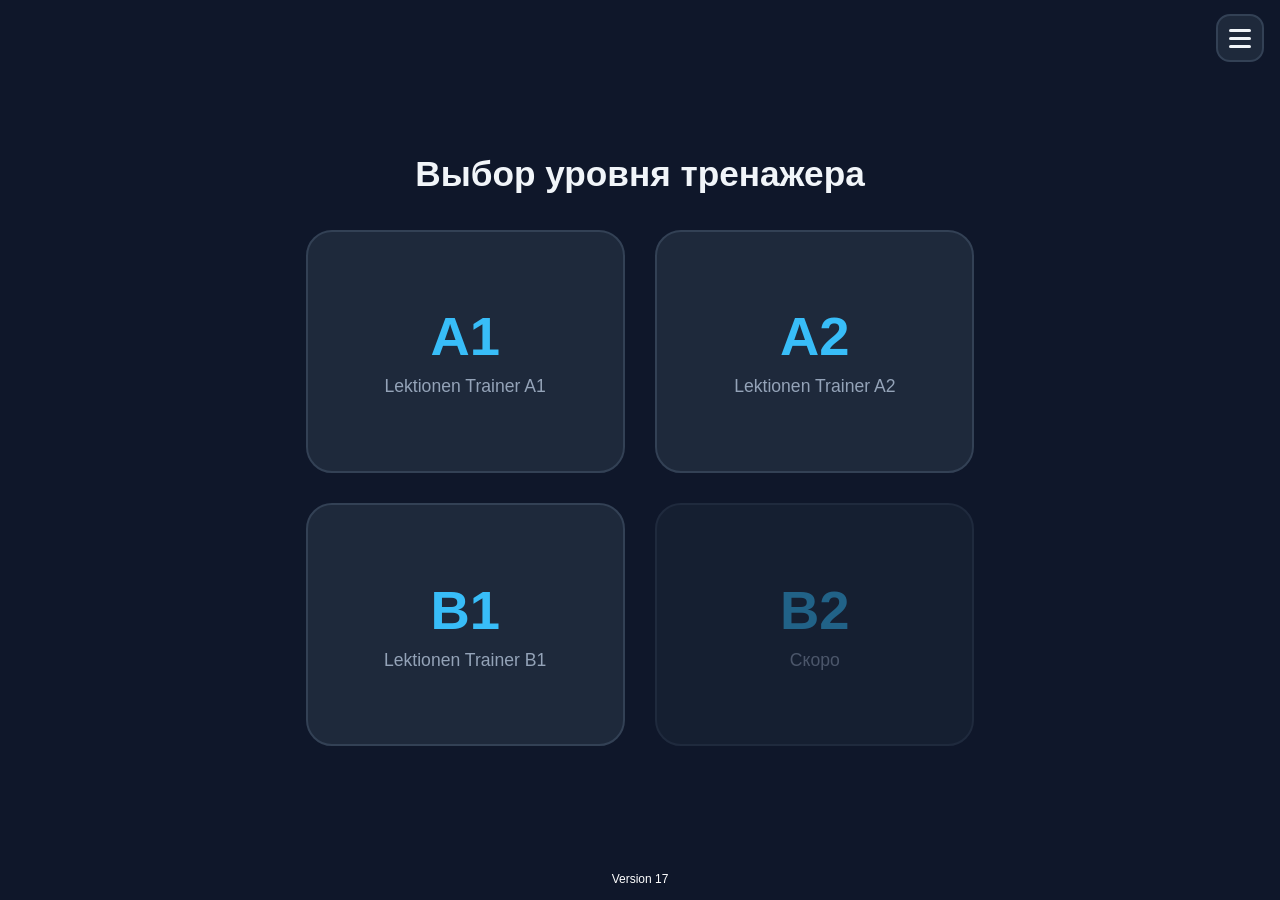
<file: index.html>
<!DOCTYPE html>
<html lang="ru">
<head>
  <meta charset="UTF-8">
  <meta name="viewport" content="width=device-width, initial-scale=1.0, viewport-fit=cover">
  <title>Lektionen Trainer — Выбор уровня</title>
  <link rel="manifest" href="manifest.json">
  <meta name="theme-color" content="#0f172a">
  <link rel="apple-touch-icon" href="icons/icon-192.png">
  <style>
    * { box-sizing: border-box; margin: 0; padding: 0;
        font-family: -apple-system, BlinkMacSystemFont, "Segoe UI", Roboto, Arial, sans-serif; }
    html, body { height: 100%; }
    body { background: #0f172a; color: #f8fafc; }

    /* Телефон: квадратные карточки по центру экрана */
    .selector-container {
      width: 100%; max-width: 560px; height: 100%; margin: 0 auto; text-align: center;
      display: flex; flex-direction: column; justify-content: center;
      padding: calc(env(safe-area-inset-top, 0px) + 24px) 22px calc(env(safe-area-inset-bottom, 0px) + 24px);
    }
    .title { font-size: 1.7rem; font-weight: 600; margin-bottom: 28px; color: #f1f5f9; }
    .grid { display: grid; grid-template-columns: 1fr 1fr; gap: 18px; }
    .option-card { aspect-ratio: 1 / 1; background: #1e293b; border: 2px solid #334155; border-radius: 22px;
                   padding: 16px; transition: all .2s ease; user-select: none;
                   text-decoration: none; display: flex; flex-direction: column;
                   align-items: center; justify-content: center; }
    .option-card:hover, .option-card:active { border-color: #38bdf8; background: #243248;
                         box-shadow: 0 10px 25px -5px rgba(56,189,248,.25); }
    .option-card.soon { opacity: .45; pointer-events: none; }
    .option-title { font-size: 2.6rem; font-weight: 700; color: #38bdf8; margin-bottom: 8px; }
    .option-subtitle { font-size: .95rem; color: #94a3b8; }

    .version {
      position: fixed;
      left: 0;
      right: 0;
      bottom: calc(env(safe-area-inset-bottom, 0px) + 14px);
      text-align: center;
      font-size: .75rem;
      color: #ffffff;
    }

    /* ===== Меню-«бургер» в правом верхнем углу ===== */
    .menu-btn {
      position: fixed;
      top: calc(env(safe-area-inset-top, 0px) + 14px);
      right: 16px;
      width: 48px; height: 48px;
      background: #1e293b; border: 2px solid #334155; border-radius: 14px;
      display: flex; flex-direction: column; align-items: center; justify-content: center; gap: 5px;
      cursor: pointer; z-index: 30; transition: all .2s ease;
    }
    .menu-btn span {
      display: block; width: 22px; height: 3px; border-radius: 2px; background: #f1f5f9;
      transition: transform .2s ease, opacity .2s ease;
    }
    .menu-btn:hover, .menu-btn:active, .menu-btn.open { border-color: #38bdf8; background: #243248; }
    .menu-btn.open span:nth-child(1) { transform: translateY(8px) rotate(45deg); }
    .menu-btn.open span:nth-child(2) { opacity: 0; }
    .menu-btn.open span:nth-child(3) { transform: translateY(-8px) rotate(-45deg); }

    .menu-backdrop { position: fixed; inset: 0; z-index: 20; display: none; }
    .menu-backdrop.open { display: block; }

    .menu-list {
      position: fixed;
      top: calc(env(safe-area-inset-top, 0px) + 70px);
      right: 16px;
      min-width: 240px; max-width: calc(100vw - 32px);
      background: #1e293b; border: 2px solid #334155; border-radius: 18px;
      padding: 8px; z-index: 25;
      box-shadow: 0 20px 40px -10px rgba(0,0,0,.6);
      display: none;
    }
    .menu-list.open { display: block; }
    .menu-item {
      display: flex; align-items: center; gap: 12px;
      padding: 14px 14px; border-radius: 12px;
      color: #f1f5f9; text-decoration: none; font-size: 1.05rem; font-weight: 600;
    }
    .menu-item:hover, .menu-item:active { background: #243248; }
    .menu-item .ico { font-size: 1.3rem; }
    .menu-item small { display: block; font-size: .78rem; font-weight: 400; color: #94a3b8; margin-top: 2px; }

    /* Компьютер и планшет: крупные карточки с большими промежутками, подстраиваются под окно */
    @media (min-width: 701px) {
      body { overflow: hidden; }
      .selector-container { max-width: clamp(560px, 56vw, 900px); padding: 16px 24px; }
      .title { font-size: clamp(1.4rem, 4dvh, 2.2rem); margin-bottom: clamp(16px, 4dvh, 40px); }
      .grid { gap: clamp(16px, 3.4dvh, 32px); }
      .option-card { aspect-ratio: auto; height: clamp(130px, 27dvh, 280px); border-radius: 26px; }
      .option-title { font-size: clamp(2rem, 6.5dvh, 3.4rem); }
      .option-subtitle { font-size: clamp(.9rem, 2.2dvh, 1.1rem); }
      .version { margin-top: clamp(14px, 3dvh, 30px); }
    }
  </style>
</head>
<body>
  <!-- Меню -->
  <button class="menu-btn" id="menu-btn" aria-label="Меню" aria-expanded="false">
    <span></span><span></span><span></span>
  </button>
  <div class="menu-backdrop" id="menu-backdrop"></div>
  <nav class="menu-list" id="menu-list"></nav>

  <div class="selector-container">
    <h1 class="title">Выбор уровня тренажера</h1>
    <div class="grid" id="levels-grid"></div>
    <div class="version">Version 17</div>
  </div>

  <script src="js/levels.js"></script>
  <script>
    // ---------- Пункты меню: чтобы добавить новый, допишите строку ----------
    const MENU_ITEMS = [
      { icon: '🃏', title: 'Карточки по частям речи', sub: 'A1–B1', href: 'cards.html' }
      // { icon: '📊', title: 'Статистика', sub: '', href: 'stats.html' },
    ];

    const menuBtn = document.getElementById('menu-btn');
    const menuList = document.getElementById('menu-list');
    const menuBackdrop = document.getElementById('menu-backdrop');

    menuList.innerHTML = MENU_ITEMS.map(m =>
      `<a class="menu-item" href="${m.href}">
         <span class="ico">${m.icon}</span>
         <span>${m.title}${m.sub ? `<small>${m.sub}</small>` : ''}</span>
       </a>`).join('');

    function setMenu(open) {
      menuBtn.classList.toggle('open', open);
      menuList.classList.toggle('open', open);
      menuBackdrop.classList.toggle('open', open);
      menuBtn.setAttribute('aria-expanded', open ? 'true' : 'false');
    }
    menuBtn.addEventListener('click', () => setMenu(!menuList.classList.contains('open')));
    menuBackdrop.addEventListener('click', () => setMenu(false));
    document.addEventListener('keydown', e => { if (e.key === 'Escape') setMenu(false); });

    // ---------- Уровни ----------
    const grid = document.getElementById('levels-grid');
    Object.entries(window.LEVELS).forEach(([id, lv]) => {
      const a = document.createElement('a');
      a.className = 'option-card' + (lv.soon ? ' soon' : '');
      if (!lv.soon) a.href = `trainer.html?level=${id}`;
      a.innerHTML = `<div class="option-title">${lv.name}</div>
                     <div class="option-subtitle">${lv.soon ? 'Скоро' : 'Lektionen Trainer ' + lv.name}</div>`;
      grid.appendChild(a);
    });

    if ('serviceWorker' in navigator) {
      const hadController = !!navigator.serviceWorker.controller;
      navigator.serviceWorker.register('sw.js');
      navigator.serviceWorker.addEventListener('controllerchange', () => {
        if (hadController && !window.__reloaded) { window.__reloaded = true; location.reload(); }
      });
    }
  </script>
</body>
</html>
</file>
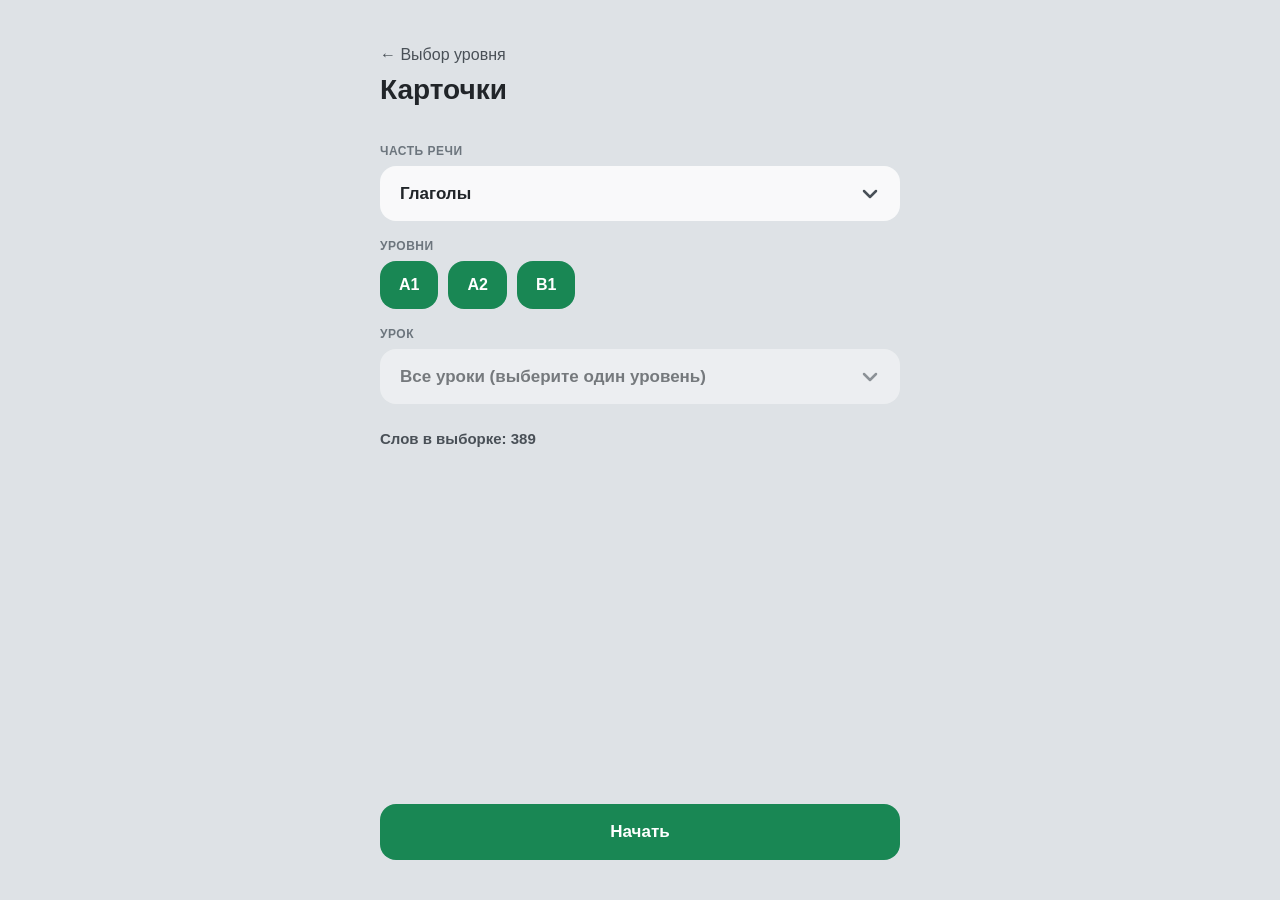
<file: cards.html>
<!DOCTYPE html>
<html lang="ru">
<head>
    <meta charset="UTF-8">
    <meta name="viewport" content="width=device-width, initial-scale=1.0, viewport-fit=cover">
    <title>Карточки · Lektionen Trainer</title>
    <link rel="manifest" href="manifest.json">
    <meta name="theme-color" content="#dee2e6">
    <meta name="mobile-web-app-capable" content="yes">
    <meta name="apple-mobile-web-app-capable" content="yes">
    <link rel="apple-touch-icon" href="icons/icon-192.png">
    <link rel="stylesheet" href="css/cards.css">
</head>
<body>
<div class="app">

    <!-- Экран настроек -->
    <section id="setup" class="screen">
        <a class="back-link" href="index.html">← Выбор уровня</a>
        <h1>Карточки</h1>

        <div class="group-title">Часть речи</div>
        <select class="cat-select" id="cat-select">
            <option value="verb">Глаголы</option>
            <option value="noun">Существительные</option>
            <option value="other">Другие</option>
            <option value="all">Все</option>
        </select>

        <div class="group-title">Уровни</div>
        <div class="chips" id="lvl-chips"></div>

        <div class="group-title">Урок</div>
        <select class="cat-select" id="lesson-select"></select>

        <div class="info" id="setup-info"></div>

        <div class="spacer"></div>
        <button class="main-btn" id="start-btn" disabled>Начать</button>
    </section>

    <!-- Экран карточек -->
    <section id="play" class="screen" hidden>
        <div class="topbar">
            <button class="icon-btn" id="exit-btn" title="Выйти">←</button>
            <div class="counter" id="counter"></div>
            <span class="icon-btn" style="visibility:hidden"></span>
        </div>
        <div class="progress"><div class="progress-bar" id="progress-bar"></div></div>

        <div class="stage">
            <div class="card-wrap" id="card-wrap">
                <div class="card-inner" id="card-inner">
                    <div class="face front">
                        <div class="tag" id="front-tag"></div>
                        <div class="ru" id="front-ru"></div>
                        <div class="sub" id="front-hint"></div>
                    </div>
                    <div class="face back">
                        <div class="tag" id="back-tag"></div>
                        <div class="de" id="back-de"></div>
                        <div class="perfekt" id="back-perfekt"></div>
                        <button class="audio-btn" id="audio-btn" title="Прослушать">🔊</button>
                        <div class="ctx" id="back-ctx">
                            <div class="ctx-de" id="ctx-de"></div>
                            <div class="ctx-ru" id="ctx-ru"></div>
                        </div>
                    </div>
                </div>
            </div>
        </div>
    </section>

    <!-- Экран результата -->
    <section id="done" class="screen" hidden>
        <div class="done-box">
            <div class="done-emoji">🎉</div>
            <h1>Так держать!</h1>
            <div class="info" id="done-info"></div>
        </div>
        <button class="main-btn" id="again-btn">Ещё раз</button>
        <button class="link-btn" id="to-setup-btn">К выбору слов</button>
    </section>

</div>

<script src="js/levels.js"></script>
<script src="js/cards.js"></script>
<script>
if ('serviceWorker' in navigator) navigator.serviceWorker.register('sw.js');
</script>
</body>
</html>
</file>
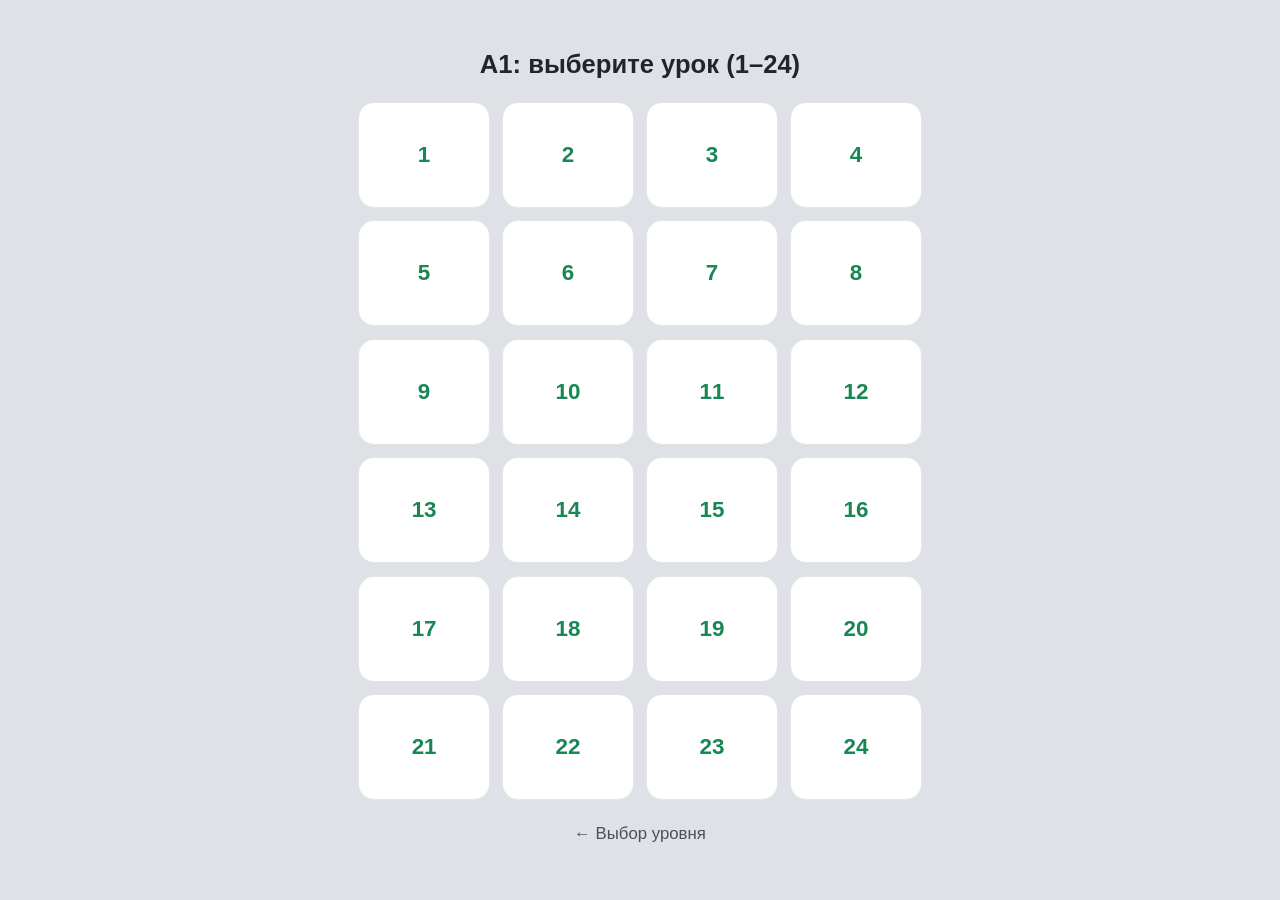
<file: trainer.html>
<!DOCTYPE html>
<html lang="ru">
<head>
    <meta charset="UTF-8">
    <meta name="viewport" content="width=device-width, initial-scale=1.0, viewport-fit=cover">
    <title>Lektionen Trainer</title>
    <link rel="manifest" href="manifest.json">
    <meta name="theme-color" content="#dee2e6">
    <meta name="mobile-web-app-capable" content="yes">
    <meta name="apple-mobile-web-app-capable" content="yes">
    <link rel="apple-touch-icon" href="icons/icon-192.png">
    <link rel="stylesheet" href="css/trainer.css">
</head>
<body>

<!-- Экран выбора уроков (появляется, если в URL нет параметра lektion) -->
<div id="lesson-selector-overlay">
    <div class="inner-selector-box">
        <h2 id="selector-title"></h2>
        <div class="lessons-grid-24" id="lessonsGridContainer"></div>
        <a class="back-link" href="index.html">← Выбор уровня</a>
    </div>
</div>

<div class="main-container">
    <div class="lesson-box" id="lesson-box">
        <a class="back-link" href="index.html">← Уровень <span id="level-badge"></span></a>
        <select class="lesson-select" id="lesson-select" onchange="changeLesson()"></select>
    </div>

    <div class="mode-switcher" id="mode-switcher-box">
        <button class="mode-btn active" id="btn-learn" onclick="setMode('learn')">Заучивание</button>
        <button class="mode-btn" id="btn-test" onclick="setMode('test')">Проверка</button>
        <button class="mode-btn" id="btn-list" onclick="setMode('list')">Список слов</button>
    </div>

    <div class="empty-screen" id="empty-screen">
        Слова еще не внесены ❌
    </div>

    <div class="card-content" id="card-block">
        <div class="stars-container" id="stars-block">0 ★</div>
        
        <div id="card-main-content">
            <div class="counter" id="word-counter">Слово 0 из 0</div>
            <div class="word-title" id="russian-word">Загрузка...</div>
            <div class="hint-text" id="word-hint"></div>
            
            <div id="learn-block" style="display: none;">
                <div class="learn-answer" id="learn-answer-text"></div>
                <button class="context-trigger" id="context-btn" onclick="toggleContext()" style="display: none;">Контекст ▼</button>
                <div class="context-block" id="context-display">
                    <div class="context-de" id="context-text-de"></div>
                    <div class="context-ru" id="context-text-ru"></div>
                </div>
            </div>

            <div id="test-block" style="display: none;">
                <div class="input-group">
                    <label id="label-input-1">Перевод на немецкий</label>
                    <input type="text" id="german-input-1" placeholder="Введите перевод" autocomplete="off">
                </div>
                <div class="input-group" id="perfekt-group" style="display: none;">
                    <label>Форма Perfekt</label>
                    <input type="text" id="german-input-2" placeholder="Форма Perfekt" autocomplete="off">
                </div>
            </div>

            <div class="feedback" id="feedback-msg"></div>

            <div class="buttons-group">
                <button class="main-btn" id="action-btn" onclick="handleAction()">Проверить</button>
                <button class="secondary-btn" id="prev-btn" onclick="prevWord()">Предыдущее слово</button>
            </div>
        </div>

        <div id="card-results-content" class="results-block" style="display: none;">
            <div class="results-title">Тренировка окончена!</div>
            <div class="results-stars" id="results-stars-value">0 ★</div>
            <div class="results-text" id="results-feedback-text">Отличный результат!</div>
            <button class="main-btn" onclick="restartTestSession()">Повторить проверку</button>
        </div>
    </div>

    <div class="word-list-container" id="list-block" style="display: none;">
        <div class="filter-switcher" id="filter-switcher-box">
            <button class="filter-btn active" id="filter-all" onclick="setFilter('all')">Все</button>
            <button class="filter-btn" id="filter-verb" onclick="setFilter('verb')">Глаголы</button>
            <button class="filter-btn" id="filter-noun" onclick="setFilter('noun')">Существ.</button>
            <button class="filter-btn" id="filter-other" onclick="setFilter('other')">Другие</button>
        </div>

        <table class="word-table">
            <thead>
                <tr>
                    <th class="col-num">№</th>
                    <th class="col-de">Немецкий</th>
                    <th>Русский</th>
                </tr>
            </thead>
            <tbody id="words-table-body">
            </tbody>
        </table>
    </div>

    <div class="error-screen" id="error-screen">
        Ошибка! Не найден объект базы данных <code>dictionary</code> в файле данных уровня (папка data).
    </div>
</div>

<script src="js/levels.js"></script>
<script src="js/trainer.js"></script>
</body>
</html>
</file>
<file: css/cards.css>
* { box-sizing: border-box; -webkit-tap-highlight-color: transparent; }
[hidden] { display: none !important; }

html, body { height: 100%; margin: 0; }
body {
    font-family: -apple-system, BlinkMacSystemFont, "Segoe UI", Roboto, Helvetica, Arial, sans-serif;
    background: #dee2e6;
    color: #212529;
    -webkit-font-smoothing: antialiased;
    overflow: hidden;
}
.app {
    height: 100%;
    max-width: 560px;
    margin: 0 auto;
    padding: calc(env(safe-area-inset-top, 0px) + 20px) 20px calc(env(safe-area-inset-bottom, 0px) + 20px);
}
.screen { height: 100%; display: flex; flex-direction: column; }
.spacer { flex: 1; }

h1 { font-size: 28px; margin: 4px 0 20px; }
.back-link { color: #495057; text-decoration: none; font-size: 16px; padding: 6px 0; display: inline-block; }
.back-link:hover { color: #198754; }

.group-title {
    font-size: 12px; font-weight: 700; text-transform: uppercase;
    letter-spacing: .5px; color: #6c757d; margin: 18px 0 8px;
}
.chips { display: flex; flex-wrap: wrap; gap: 10px; }
.chip {
    border: 1.5px solid transparent; background: rgba(255,255,255,.7);
    padding: 14px 18px; border-radius: 16px; font: inherit; font-size: 16px;
    font-weight: 700; color: #495057; cursor: pointer;
}
.chip.active { background: #198754; color: #fff; }

.check { display: flex; align-items: center; gap: 12px; margin-top: 24px; font-size: 16px; font-weight: 600; cursor: pointer; }
.check input { width: 22px; height: 22px; accent-color: #198754; }

.info { margin-top: 20px; font-size: 15px; font-weight: 600; color: #495057; line-height: 1.5; }

button { font-family: inherit; }
.main-btn {
    background: #198754; color: #fff; border: none; border-radius: 16px;
    padding: 18px; font-size: 17px; font-weight: 700; width: 100%; cursor: pointer;
}
.main-btn:disabled { background: #9bc9b3; cursor: default; }
.main-btn:active:not(:disabled) { transform: scale(.99); }
.link-btn {
    background: none; border: none; color: #6c757d; font-size: 14px;
    padding: 16px; margin-top: 4px; cursor: pointer; text-decoration: underline;
}

/* ===== Карточки ===== */
.topbar { display: flex; align-items: center; justify-content: space-between; }
.icon-btn {
    width: 44px; height: 44px; border-radius: 50%; border: none;
    background: rgba(255,255,255,.7); font-size: 22px; color: #495057; cursor: pointer;
}
.counter { font-size: 14px; font-weight: 700; color: #495057; text-transform: uppercase; letter-spacing: .5px; }
.progress { height: 6px; background: rgba(0,0,0,.08); border-radius: 99px; margin: 14px 0 6px; overflow: hidden; }
.progress-bar { height: 100%; width: 0; background: #198754; transition: width .3s ease; }

.stage { flex: 1; min-height: 0; display: flex; align-items: center; justify-content: center; padding: 10px 0; }
.card-wrap {
    position: relative; width: 100%; height: min(100%, 460px);
    perspective: 1200px; touch-action: pan-y; user-select: none; -webkit-user-select: none;
    cursor: grab; will-change: transform;
}
.card-inner {
    position: absolute; inset: 0; transform-style: preserve-3d;
    transition: transform .45s cubic-bezier(.3,.7,.3,1);
}
.card-inner.flipped { transform: rotateY(180deg); }

.face {
    position: absolute; inset: 0; border-radius: 28px; padding: 28px 22px;
    backface-visibility: hidden; -webkit-backface-visibility: hidden;
    display: flex; flex-direction: column; align-items: center; justify-content: center;
    text-align: center; box-shadow: 0 12px 30px rgba(0,0,0,.08); overflow-y: auto;
}
.front { background: #fff; }
.back { background: #f1faf5; transform: rotateY(180deg); }

.tag {
    position: absolute; top: 18px; left: 0; right: 0; font-size: 12px; font-weight: 700;
    text-transform: uppercase; letter-spacing: .6px; color: #adb5bd;
}
.ru { font-size: clamp(28px, 8vw, 38px); font-weight: 700; line-height: 1.25; word-break: break-word; }
.sub { margin-top: 10px; font-size: 16px; color: #6c757d; font-weight: 600; }
.sub:empty { display: none; }
.tap-note { position: absolute; bottom: 18px; left: 0; right: 0; font-size: 13px; color: #adb5bd; font-weight: 600; }

.de { font-size: clamp(26px, 7.5vw, 34px); font-weight: 700; line-height: 1.25; word-break: break-word; }
.perfekt { margin-top: 6px; font-size: 20px; font-weight: 700; color: #198754; }
.perfekt:empty { display: none; }
.audio-btn {
    margin-top: 10px; background: rgba(0,0,0,.05); border: none; border-radius: 50%;
    width: 48px; height: 48px; font-size: 22px; cursor: pointer;
}
.ctx { margin-top: 18px; text-align: left; width: 100%; background: #fff; border-left: 4px solid #0d6efd; border-radius: 10px; padding: 12px 14px; }
.ctx-de { font-weight: 700; font-size: 15px; }
.ctx-ru { color: #6c757d; font-style: italic; font-size: 14px; margin-top: 2px; }

.stamp {
    position: absolute; top: 28px; padding: 6px 14px; border: 3px solid; border-radius: 10px;
    font-size: 22px; font-weight: 800; letter-spacing: 1px; opacity: 0; pointer-events: none; z-index: 5;
}
.stamp-know { left: 22px; color: #198754; transform: rotate(-12deg); }
.stamp-no { right: 22px; color: #dc3545; transform: rotate(12deg); }

.swipe-hint { text-align: center; font-size: 13px; color: #868e96; font-weight: 600; margin-bottom: 10px; }
.actions { display: flex; gap: 12px; }
.act { flex: 1; border: none; border-radius: 16px; padding: 18px 10px; font-size: 17px; font-weight: 700; cursor: pointer; }
.act-no { background: #fff; color: #dc3545; }
.act-know { background: #198754; color: #fff; }
.act:active { transform: scale(.98); }

/* ===== Результат ===== */
.done-box { flex: 1; display: flex; flex-direction: column; align-items: center; justify-content: center; text-align: center; }
.done-emoji { font-size: 64px; }
.done-box h1 { margin-bottom: 8px; }

@media (min-width: 701px) {
    .app { padding-top: 40px; padding-bottom: 40px; }
}

/* Выпадающий список части речи (стиль как в тренажёре) */
.cat-select {
    width: 100%;
    padding: 18px 52px 18px 20px;
    border-radius: 16px;
    border: none;
    background: rgba(255, 255, 255, 0.8);
    font-size: 17px;
    font-weight: 700;
    font-family: inherit;
    color: #212529;
    outline: none;
    cursor: pointer;
    appearance: none;
    -webkit-appearance: none;
    background-image: url("data:image/svg+xml;utf8,<svg xmlns='http://www.w3.org/2000/svg' width='24' height='24' viewBox='0 0 24 24' fill='none' stroke='%23495057' stroke-width='2.5' stroke-linecap='round' stroke-linejoin='round'><polyline points='6 9 12 15 18 9'></polyline></svg>");
    background-repeat: no-repeat;
    background-position: right 18px center;
}

/* Без кнопок внизу карточка выше */
.card-wrap { height: min(100%, 620px); }
.stage { padding: 14px 0 6px; }
/* Фикс свайпов: браузер не должен перехватывать жесты на карточке */
.card-wrap,
.card-wrap * {
    touch-action: none;
}
.face {
    overflow: hidden;
}
.card-wrap img,
.card-wrap * {
    -webkit-user-drag: none;
    -webkit-touch-callout: none;
}
/* Выпадающий список урока: когда недоступен */
.cat-select:disabled { opacity: .55; cursor: default; }
.cat-select { text-overflow: ellipsis; white-space: nowrap; overflow: hidden; }
#lesson-select { margin-bottom: 4px; }
</file>
<file: css/trainer.css>
/* Стили для экрана выбора уроков (Overlay) */
        #lesson-selector-overlay {
            position: fixed;
            top: 0;
            left: 0;
            width: 100%;
            height: 100%;
            background-color: #dee2e6;
            z-index: 99999;
            display: flex;
            align-items: center;
            justify-content: center;
            padding: 20px;
            box-sizing: border-box;
        }
        .inner-selector-box {
            width: 100%;
            max-width: 440px;
            text-align: center;
        }
        .inner-selector-box h2 {
            font-size: 1.5rem;
            margin-bottom: 24px;
            color: #212529;
            font-family: -apple-system, BlinkMacSystemFont, "Segoe UI", Roboto, Helvetica, Arial, sans-serif;
        }
        .lessons-grid-24 {
            display: grid;
            grid-template-columns: repeat(4, 1fr);
            gap: 10px;
        }
        .lesson-btn-item {
            background: #ffffff;
            border: 1px solid rgba(0,0,0,0.1);
            border-radius: 12px;
            padding: 16px 5px;
            cursor: pointer;
            transition: all 0.2s ease;
            color: #198754;
            font-size: 1.2rem;
            font-weight: 700;
            text-decoration: none;
            display: block;
            font-family: -apple-system, BlinkMacSystemFont, "Segoe UI", Roboto, Helvetica, Arial, sans-serif;
        }
        .lesson-btn-item:hover {
            background: #198754;
            color: white;
            transform: translateY(-2px);
        }

        /* Основные стили тренажера */
     body {
            font-family: -apple-system, BlinkMacSystemFont, "Segoe UI", Roboto, Helvetica, Arial, sans-serif;
            background-color: #dee2e6;
            display: flex;
            flex-direction: column;
            justify-content: center; /* Центрирует карточку по вертикали */
            align-items: center;
            min-height: 100vh;
            margin: 0;
            padding: 20px; /* Уменьшаем отступы по краям экрана */
            box-sizing: border-box;
            color: #212529;
            -webkit-font-smoothing: antialiased;
        }
        
        .main-container {
            width: 100%;
            max-width: 1000px;
            background: rgba(255, 255, 255, 0.5);
            backdrop-filter: blur(20px);
            -webkit-backdrop-filter: blur(20px);
            border-radius: 32px;
            padding: 24px;
            box-sizing: border-box;
            box-shadow: 0 15px 35px rgba(0, 0, 0, 0.05);
            border: 1px solid rgba(255, 255, 255, 0.6);
            display: flex;
            flex-direction: column;
        }

        .lesson-box {
            margin-bottom: 16px;
            width: 100%;
        }
        .lesson-select {
            width: 100%;
            padding: 12px 16px;
            border-radius: 16px;
            border: none;
            background: rgba(255, 255, 255, 0.6);
            font-size: 15px;
            color: #212529;
            cursor: pointer;
            outline: none;
            font-family: inherit;
            font-weight: 700;
            appearance: none;
            -webkit-appearance: none;
            background-image: url("data:image/svg+xml;utf8,<svg xmlns='http://www.w3.org/2000/svg' width='24' height='24' viewBox='0 0 24 24' fill='none' stroke='%23495057' stroke-width='2.5' stroke-linecap='round' stroke-linejoin='round'><polyline points='6 9 12 15 18 9'></polyline></svg>");
            background-repeat: no-repeat;
            background-position: right 16px center;
        }

        .mode-switcher {
            display: flex;
            background: rgba(0, 0, 0, 0.04);
            padding: 4px;
            border-radius: 16px;
            gap: 2px;
            margin-bottom: 24px;
        }
        .mode-btn {
            flex: 1;
            background: transparent;
            border: none;
            padding: 10px 12px;
            font-size: 14px;
            font-weight: 700;
            cursor: pointer;
            border-radius: 12px;
            transition: all 0.15s ease;
            color: #495057;
            text-align: center;
            white-space: nowrap;
        }
        .mode-btn:hover {
            color: #212529;
        }
        .mode-btn.active {
            background: #ffffff;
            color: #212529;
            box-shadow: 0 4px 10px rgba(0, 0, 0, 0.04);
        }
        
        .card-content {
            text-align: center;
            position: relative;
        }
        
        .stars-container {
            position: absolute;
            top: -4px;
            right: 4px;
            font-size: 14px;
            font-weight: 700;
            color: #f59e0b; 
            display: none; 
        }
        
        .counter {
            font-size: 13px;
            color: #6c757d;
            font-weight: 700;
            text-transform: uppercase;
            margin-bottom: 16px;
            letter-spacing: 0.5px;
        }
        
        .word-title {
            font-size: 30px;
            font-weight: 700;
            color: #212529;
            margin-bottom: 6px;
            line-height: 1.25;
        }
        
        .hint-text {
            font-size: 15px;
            color: #495057;
            margin-bottom: 16px;
            font-weight: 600;
        }

        .blur-hint {
            filter: blur(5px);
            user-select: none;
            cursor: pointer;
            transition: filter 0.25s ease;
            display: inline-block;
            background: rgba(0, 0, 0, 0.06);
            padding: 2px 8px;
            border-radius: 6px;
        }
        .blur-hint:hover, .blur-hint.revealed {
            filter: blur(0px);
            user-select: text;
            background: rgba(25, 135, 84, 0.1);
        }
        
        .input-group {
            margin-bottom: 16px;
            text-align: left;
        }
        .input-group label {
            display: block;
            font-size: 12px;
            color: #495057;
            margin-bottom: 6px;
            font-weight: 700;
            text-transform: uppercase;
            letter-spacing: 0.5px;
        }
        input[type="text"] {
            width: 100%;
            padding: 14px 16px;
            font-size: 16px;
            font-family: inherit;
            font-weight: 600;
            border: 1.5px solid #ced4da;
            border-radius: 14px;
            box-sizing: border-box;
            outline: none;
            transition: all 0.15s ease;
            background: #ffffff;
            color: #212529;
        }
        input[type="text"]:focus {
            border-color: #198754;
            box-shadow: 0 0 0 4px rgba(25, 135, 84, 0.1);
        }
        
        .buttons-group {
            display: flex;
            flex-direction: column;
            gap: 10px;
            margin-top: 12px;
        }
        
        button.main-btn, button.secondary-btn {
            background: #198754;
            color: white;
            border: none;
            padding: 14px 28px;
            font-size: 16px;
            font-family: inherit;
            border-radius: 16px;
            cursor: pointer;
            width: 100%;
            font-weight: 700;
            transition: background 0.15s ease;
        }
        button.main-btn:hover, button.secondary-btn:hover {
            background: #157347;
        }
        button.main-btn:active, button.secondary-btn:active {
            transform: scale(0.99);
        }
        
        .audio-btn {
            background: transparent;
            border: none;
            font-size: 22px;
            cursor: pointer;
            padding: 4px 10px;
            margin-left: 6px;
            vertical-align: middle;
            border-radius: 50%;
            transition: background 0.1s ease, transform 0.1s ease;
            display: inline-flex;
            align-items: center;
            justify-content: center;
            color: #495057;
        }
        .audio-btn:hover {
            background: rgba(0, 0, 0, 0.05);
            color: #212529;
        }
        .audio-btn:active {
            transform: scale(0.9);
        }
        
        .feedback {
            margin-top: 16px;
            font-size: 15px;
            font-weight: 700;
            min-height: 22px;
            display: flex;
            align-items: center;
            justify-content: center;
            flex-direction: column;
            gap: 8px;
        }
        .feedback-status-line {
            display: flex;
            align-items: center;
            justify-content: center;
            gap: 4px;
        }
        .correct { color: #198754; }
        .wrong { color: #dc3545; }
        .warning { color: #fd7e14; } 
        
        .hint {
            font-size: 15px;
            color: #212529;
            margin-top: 2px;
            font-weight: 700;
            background: #fff5f5;
            border: 1px solid #ffe3e3;
            padding: 10px 14px;
            border-radius: 12px;
            display: inline-block;
            line-height: 1.4;
        }
        .hint b { color: #157347; }
        
        .learn-answer {
            margin: 16px 0;
            line-height: 1.3;
            font-size: 26px;
            font-weight: 700;
            color: #198754;
            display: flex;
            align-items: center;
            justify-content: center;
            flex-wrap: wrap;
        }
        .learn-text-wrapper {
            display: flex;
            flex-direction: column;
            align-items: center;
        }
        
        .infinitiv-line { font-size: 30px; font-weight: 700; color: #212529; }
        .perfekt-line { font-size: 20px; font-weight: 700; color: #198754; margin-top: 4px; }
        .other-line { font-size: 30px; font-weight: 700; color: #212529; }

        .context-trigger {
            background: rgba(0,0,0,0.04);
            border: none;
            color: #495057;
            font-size: 12px;
            cursor: pointer;
            padding: 6px 14px;
            margin-top: 8px;
            border-radius: 20px;
            transition: all 0.15s ease;
            outline: none;
            display: inline-block;
            font-weight: 700;
        }
        .context-trigger:hover { background: rgba(0,0,0,0.08); color: #212529; }
        .context-block {
            background: rgba(255,255,255,0.7);
            border-left: 4px solid #0d6efd;
            border-radius: 8px;
            padding: 12px 14px;
            margin-top: 14px;
            text-align: left;
            font-size: 14px;
            display: none;
        }
        .context-de { font-weight: 700; color: #212529; margin-bottom: 2px; }
        .context-ru { color: #6c757d; font-style: italic; }

        .results-block { text-align: center; }
        .results-title { font-size: 22px; font-weight: 700; color: #212529; margin-bottom: 10px; }
        .results-stars { font-size: 44px; color: #f59e0b; margin-bottom: 10px; font-weight: 700; }
        .results-text { font-size: 15px; color: #495057; margin-bottom: 20px; line-height: 1.5; }
        
        .word-list-container { width: 100%; margin-top: 8px; max-height: 60vh; overflow-y: auto; }
        .word-table { width: 100%; border-collapse: collapse; text-align: left; }
        .word-table th, .word-table td { padding: 12px 8px; border-bottom: 1px solid rgba(0,0,0,0.05); vertical-align: top; }
        .word-table th {
            background: #e9ecef; color: #495057; font-weight: 700; font-size: 12px;
            text-transform: uppercase; position: sticky; top: 0; z-index: 10;
        }
        .col-num { width: 30px; color: #6c757d; font-weight: 700; text-align: center; }
        .col-de { width: 45%; }
        .list-de-block { font-weight: 700; color: #212529; font-size: 15px; }
        .list-perfekt { font-size: 13px; color: #198754; font-weight: 700; margin-top: 2px; }
        .list-hint { font-size: 12px; color: #6c757d; font-style: italic; margin-top: 2px; }
        .list-stars { color: #f59e0b; font-size: 11px; margin-top: 4px; }
        
        .word-list-container::-webkit-scrollbar { width: 4px; }
        .word-list-container::-webkit-scrollbar-thumb { background: rgba(0,0,0,0.1); border-radius: 4px; }
        
        .error-screen {
            display: none; background: #f8d7da; border: 1px solid #f5c2c7; color: #842029;
            padding: 16px; border-radius: 14px; text-align: center; font-weight: 700;
        }
        .empty-screen {
            display: none; background: #f8d7da; border: 1px solid #f5c2c7; color: #b02a37;
            padding: 20px; border-radius: 20px; text-align: center; font-weight: 700; font-size: 16px; margin-top: 8px;
        }

        .filter-switcher {
            display: none; background: rgba(0, 0, 0, 0.03); padding: 3px; border-radius: 12px;
            gap: 2px; margin-bottom: 12px; width: 100%; box-sizing: border-box;
        }
        .filter-btn {
            flex: 1; background: transparent; border: none; padding: 6px 8px; font-size: 12px;
            font-weight: 700; cursor: pointer; border-radius: 99px; color: #5c636a; text-align: center; white-space: nowrap;
        }
        .filter-btn:hover { color: #212529; }
        .filter-btn.active { background: #ffffff; color: #212529; box-shadow: 0 2px 6px rgba(0, 0, 0, 0.05); }

/* Ссылка «назад» к выбору уровня */
.back-link {
    display: inline-block;
    margin: 0 0 12px;
    color: #495057;
    font-size: 0.95rem;
    text-decoration: none;
}
.back-link:hover { color: #198754; }
#lesson-selector-overlay .back-link { margin: 20px 0 0; }
#level-badge { font-weight: 700; color: #198754; }

/* ===== Полноэкранный режим и увеличенные отступы ===== */
html { height: 100%; }
body {
    justify-content: flex-start;
    align-items: stretch;
    padding: 0;
    min-height: 100vh;
    min-height: 100dvh;
}
.main-container {
    flex: 1;
    max-width: 720px;
    width: 100%;
    margin: 0 auto;
    padding: calc(env(safe-area-inset-top, 0px) + 28px) 24px calc(env(safe-area-inset-bottom, 0px) + 32px);
}
.lesson-box { margin-bottom: 20px; }
.lesson-select {
    padding: 16px 52px 16px 20px;
    font-size: 16px;
    text-overflow: ellipsis;
    white-space: nowrap;
    overflow: hidden;
    background-position: right 18px center;
}
.mode-switcher { margin-bottom: 32px; }
.mode-btn { padding: 14px 8px; font-size: 15px; }

/* Карточка растягивается на всю высоту, кнопки прижаты к низу */
.card-content { flex: 1; display: flex; flex-direction: column; }
#card-main-content { flex: 1; display: flex; flex-direction: column; }
#card-results-content { flex: 1; align-items: center; justify-content: center; }
.counter { margin-bottom: 28px; font-size: 14px; }
.word-title { font-size: 36px; margin-bottom: 14px; }
.hint-text { font-size: 17px; margin-bottom: 24px; }
.learn-answer { margin-top: 12px; }
.buttons-group { margin-top: auto; padding-top: 32px; gap: 14px; }
button.main-btn, button.secondary-btn { padding: 18px 28px; font-size: 17px; }
.feedback { margin-top: 20px; }
.word-list-container { max-height: none; flex: 1; margin-top: 12px; }

/* Телефон: без «карточки», фон на весь экран */
@media (max-width: 700px) {
    .main-container {
        max-width: none;
        border-radius: 0;
        border: none;
        box-shadow: none;
        background: transparent;
        backdrop-filter: none;
        -webkit-backdrop-filter: none;
        padding-left: 22px;
        padding-right: 22px;
    }
}

/* ===== Правки раскладки: слова ниже, кнопки выше и дальше друг от друга ===== */
.counter { margin-top: auto; }
.buttons-group { margin-top: auto; gap: 28px; margin-bottom: 9vh; padding-top: 24px; }
.feedback { margin-top: 0; padding-bottom: 8px; }

/* Пример предложения под ответом в режиме проверки */
.example-box {
    margin-top: 16px;
    padding: 12px 16px;
    background: rgba(25, 135, 84, 0.08);
    border-radius: 14px;
    text-align: left;
}
.example-label { font-size: 12px; font-weight: 700; text-transform: uppercase; color: #198754; margin-bottom: 4px; }
.example-box .context-de { font-weight: 700; font-size: 16px; }
.example-box .context-ru { font-size: 14px; color: #495057; margin-top: 2px; }

/* Результат ответа показывается над кнопками, а не под ними */
.feedback { margin-top: 20px; margin-bottom: 0; padding-bottom: 0; }
.feedback:empty { margin: 0; }
.buttons-group { padding-top: 20px; }

/* ===== Экран выбора урока: на всю высоту экрана ===== */
#lesson-selector-overlay {
    align-items: stretch;
    justify-content: center;
    padding: calc(env(safe-area-inset-top, 0px) + 28px) 22px calc(env(safe-area-inset-bottom, 0px) + 28px);
    height: 100vh;
    height: 100dvh;
}
.inner-selector-box {
    max-width: 720px;
    height: 100%;
    display: flex;
    flex-direction: column;
}
.inner-selector-box h2 { font-size: 1.6rem; margin: 8px 0 28px; }
.lessons-grid-24 {
    flex: 1;
    min-height: 0;
    overflow-y: auto;
    gap: 14px;
    grid-auto-rows: minmax(64px, 1fr);
}
.lesson-btn-item {
    display: flex;
    align-items: center;
    justify-content: center;
    padding: 0;
    font-size: 1.6rem;
    border-radius: 18px;
}
#lesson-selector-overlay .back-link {
    margin: 24px 0 0;
    padding: 12px;
    font-size: 1.05rem;
    text-align: center;
}

/* ===== Верхняя часть: больше воздуха между элементами ===== */
.main-container { padding-top: calc(env(safe-area-inset-top, 0px) + 40px); }
.main-container .back-link { display: block; margin: 0 0 24px; padding: 6px 0; font-size: 1.05rem; }
.lesson-box { margin-bottom: 28px; }
.lesson-select { padding: 18px 52px 18px 22px; }
.mode-switcher { margin-bottom: 44px; padding: 6px; gap: 6px; }
.mode-btn { padding: 16px 8px; }
.counter { margin-bottom: 36px; }


/* =====================================================================
   КОМПЬЮТЕР И ПЛАНШЕТ (ширина от 701 px)
   Всё считается от размеров окна (clamp + dvh/vw), поэтому приложение
   само подстраивается под любое разрешение и целиком помещается в окно.
   ===================================================================== */
@media (min-width: 701px) {
    :root { --u: clamp(5px, 1.4dvh, 16px); }          /* базовая единица отступа */

    html, body { height: 100%; overflow: hidden; }
    body {
        display: flex;
        align-items: center;
        justify-content: center;
        min-height: 0;
        padding: clamp(8px, 2.4dvh, 28px) 24px;
    }

    .main-container {
        flex: none;
        width: 100%;
        max-width: clamp(540px, 46vw, 760px);
        height: 100%;
        max-height: 920px;
        min-height: 0;
        padding: calc(var(--u) * 2.4) calc(var(--u) * 3.2);
        border-radius: clamp(18px, 3dvh, 32px);
        overflow-y: auto;          /* на совсем низком окне прокручивается карточка, а не страница */
    }
    .lesson-box, .mode-switcher { flex-shrink: 0; }

    .main-container .back-link { margin: 0 0 var(--u); padding: 0; font-size: clamp(.85rem, 2dvh, 1.05rem); }
    .lesson-box { margin-bottom: calc(var(--u) * 1.4); }
    .lesson-select { padding: calc(var(--u) * 1.1) 48px calc(var(--u) * 1.1) 18px; font-size: clamp(14px, 2.2dvh, 16px); }
    .mode-switcher { margin-bottom: calc(var(--u) * 2); padding: 5px; gap: 5px; }
    .mode-btn { padding: calc(var(--u) * 1) 8px; font-size: clamp(13px, 2dvh, 15px); }

    .card-content { min-height: 0; }
    .counter { margin-top: auto; margin-bottom: calc(var(--u) * 1.4); font-size: clamp(11px, 1.8dvh, 14px); }
    .word-title { font-size: clamp(26px, 5.2dvh, 40px); margin-bottom: var(--u); }
    .hint-text { font-size: clamp(16px, 2.6dvh, 21px); margin-bottom: calc(var(--u) * 1.4); }
    .learn-answer { font-size: clamp(20px, 3.6dvh, 28px); }
    .input-group { margin-bottom: var(--u); }
    .feedback { margin-top: var(--u); }
    .buttons-group { margin-top: auto; margin-bottom: 0; padding-top: calc(var(--u) * 1.4); gap: var(--u); }
    button.main-btn, button.secondary-btn { padding: calc(var(--u) * 1.3) 24px; font-size: clamp(15px, 2.3dvh, 17px); }

    .example-box { margin-top: var(--u); padding: calc(var(--u) * .8) 14px; }
    .example-box .context-de { font-size: clamp(14px, 2.2dvh, 16px); }
    .example-box .context-ru { font-size: clamp(12px, 1.9dvh, 14px); }

    /* Список слов прокручивается внутри карточки */
    .word-list-container { flex: 1; min-height: 0; max-height: none; overflow-y: auto; }

    /* Экран выбора урока */
    #lesson-selector-overlay { padding: clamp(8px, 2.4dvh, 28px) 24px; overflow-y: auto; }
    .inner-selector-box { max-width: clamp(480px, 44vw, 700px); height: min(100%, 800px); margin: auto; }
    .inner-selector-box h2 { font-size: clamp(1.15rem, 3.2dvh, 1.6rem); margin: 0 0 calc(var(--u) * 1.8); }
    .lessons-grid-24 { gap: calc(var(--u) * 1); grid-auto-rows: minmax(clamp(34px, 6dvh, 64px), 1fr); }
    .lesson-btn-item { font-size: clamp(1rem, 2.8dvh, 1.4rem); border-radius: clamp(10px, 1.8dvh, 16px); }
    #lesson-selector-overlay .back-link { margin: calc(var(--u) * 1.4) 0 0; padding: 6px; }
}

/* ===== Режим заучивания: меньше расстояние между русским и немецким словом ===== */
.word-title { margin-bottom: 6px; }
.hint-text { margin-bottom: 6px; }
.hint-text:empty { display: none; }          /* пустая подсказка не занимает место */
.learn-answer { margin-top: 6px; margin-bottom: 0; }

/* ===== Телефон: экран выбора урока — квадратные кнопки вместо вытянутых ===== */
@media (max-width: 700px) {
    #lesson-selector-overlay { overflow-y: auto; }
    #lesson-selector-overlay .inner-selector-box { height: auto; min-height: 100%; }
    #lesson-selector-overlay .lessons-grid-24 {
        flex: none;
        margin: auto 0;               /* сетка по центру свободного места */
        grid-auto-rows: auto;
        gap: 14px;
        overflow: visible;
    }
    #lesson-selector-overlay .lesson-btn-item {
        aspect-ratio: 1 / 1;
        font-size: 1.5rem;
        border-radius: 16px;
    }
}
</file>
